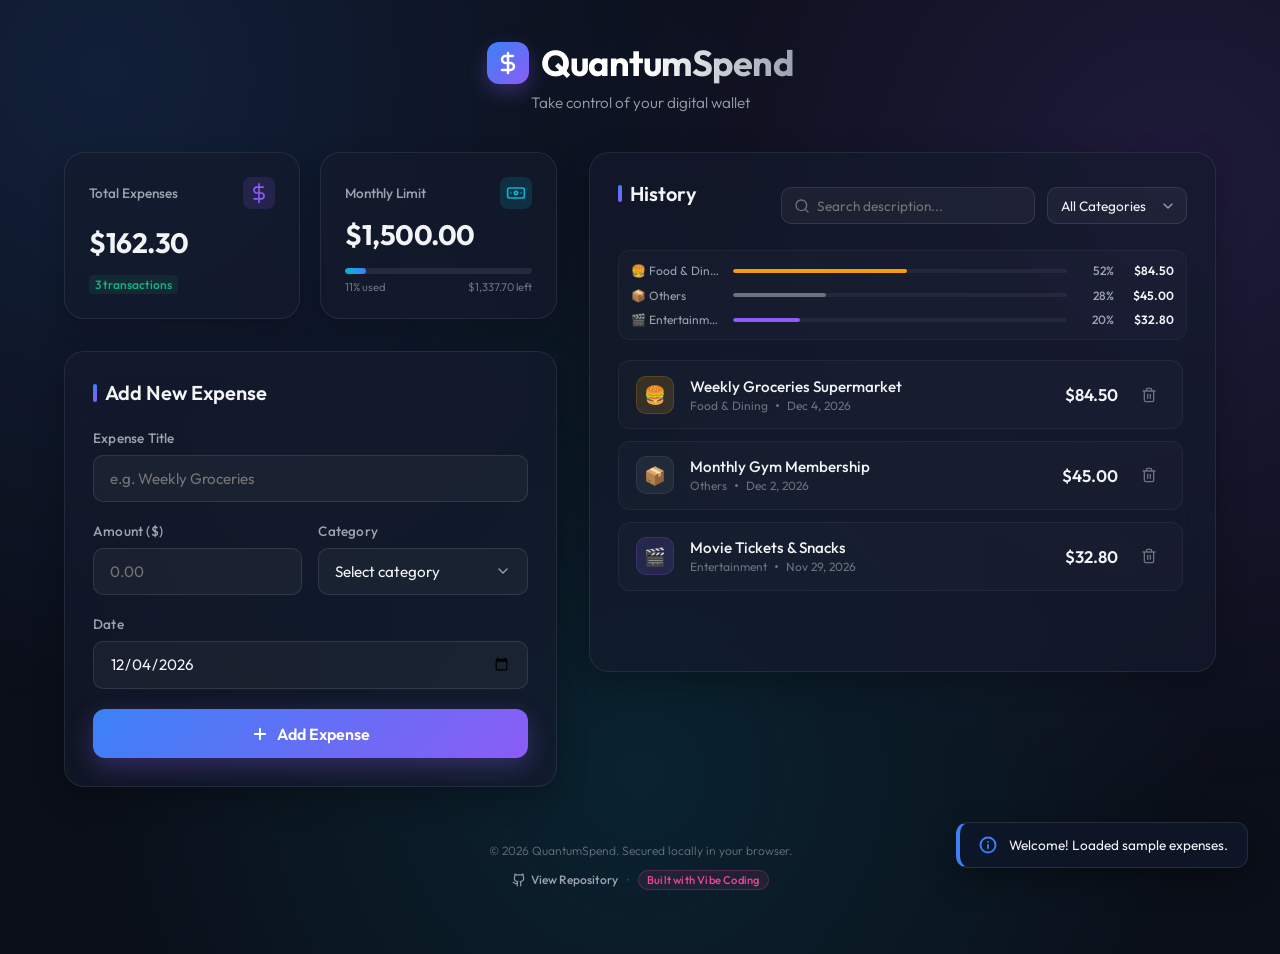
<file: index.html>
<!DOCTYPE html>
<html lang="en">
<head>
    <meta charset="UTF-8">
    <meta name="viewport" content="width=device-width, initial-scale=1.0">
    <meta name="description" content="A premium, simple, and intuitive Expense Tracker to manage your personal finances with real-time stats and local storage persistence.">
    <title>QuantumSpend - Expense Tracker</title>
    <!-- Google Fonts -->
    <link rel="preconnect" href="https://fonts.googleapis.com">
    <link rel="preconnect" href="https://fonts.gstatic.com" crossorigin>
    <link href="https://fonts.googleapis.com/css2?family=Outfit:wght@300;400;500;600;700&display=swap" rel="stylesheet">
    <!-- Main Stylesheet -->
    <link rel="stylesheet" href="styles.css">
</head>
<body>
    <div class="glass-bg-glow"></div>
    <div class="app-container">
        <!-- Header -->
        <header class="app-header">
            <div class="logo-area">
                <div class="logo-icon">
                    <svg xmlns="http://www.w3.org/2000/svg" width="24" height="24" viewBox="0 0 24 24" fill="none" stroke="currentColor" stroke-width="2.5" stroke-linecap="round" stroke-linejoin="round"><path d="M12 2v20M17 5H9.5a3.5 3.5 0 0 0 0 7h5a3.5 3.5 0 0 1 0 7H6"/></svg>
                </div>
                <h1>QuantumSpend</h1>
            </div>
            <p class="subtitle">Take control of your digital wallet</p>
        </header>

        <!-- Main Workspace -->
        <main class="app-main">
            <!-- Left Panel: Stats and Form -->
            <section class="left-panel">
                <!-- Dashboard Cards -->
                <div class="dashboard-grid">
                    <div class="stat-card total-spend-card">
                        <div class="card-header">
                            <span class="card-title">Total Expenses</span>
                            <div class="card-icon spend-icon">
                                <svg xmlns="http://www.w3.org/2000/svg" width="20" height="20" viewBox="0 0 24 24" fill="none" stroke="currentColor" stroke-width="2" stroke-linecap="round" stroke-linejoin="round"><path d="M12 1v22M17 5H9.5a3.5 3.5 0 0 0 0 7h5a3.5 3.5 0 0 1 0 7H6"/></svg>
                            </div>
                        </div>
                        <div class="card-value" id="total-amount">$0.00</div>
                        <div class="card-footer">
                            <span class="trend-indicator up" id="expense-count-indicator">0 transactions</span>
                        </div>
                    </div>

                    <div class="stat-card budget-card">
                        <div class="card-header">
                            <span class="card-title">Monthly Limit</span>
                            <div class="card-icon budget-icon">
                                <svg xmlns="http://www.w3.org/2000/svg" width="20" height="20" viewBox="0 0 24 24" fill="none" stroke="currentColor" stroke-width="2" stroke-linecap="round" stroke-linejoin="round"><rect width="20" height="12" x="2" y="6" rx="2"/><circle cx="12" cy="12" r="2"/><path d="M6 12h.01M18 12h.01"/></svg>
                            </div>
                        </div>
                        <div class="card-value" id="budget-amount">$1,500.00</div>
                        <div class="card-progress">
                            <div class="progress-bar-container">
                                <div class="progress-bar" id="budget-progress" style="width: 0%"></div>
                            </div>
                            <div class="progress-labels">
                                <span id="budget-percentage">0% used</span>
                                <span id="budget-remaining">$1,500.00 left</span>
                            </div>
                        </div>
                    </div>
                </div>

                <!-- Add Expense Form Card -->
                <div class="glass-card form-card">
                    <h2 class="section-title">Add New Expense</h2>
                    <form id="expense-form" novalidate>
                        <div class="form-group">
                            <label for="expense-title">Expense Title</label>
                            <div class="input-wrapper">
                                <input type="text" id="expense-title" placeholder="e.g. Weekly Groceries" required autocomplete="off">
                                <span class="input-focus-line"></span>
                            </div>
                            <span class="error-msg" id="title-error">Please enter a valid title</span>
                        </div>

                        <div class="form-row">
                            <div class="form-group col-6">
                                <label for="expense-amount">Amount ($)</label>
                                <div class="input-wrapper">
                                    <input type="number" id="expense-amount" placeholder="0.00" step="0.01" min="0.01" required>
                                    <span class="input-focus-line"></span>
                                </div>
                                <span class="error-msg" id="amount-error">Enter an amount > 0</span>
                            </div>

                            <div class="form-group col-6">
                                <label for="expense-category">Category</label>
                                <div class="input-wrapper select-wrapper">
                                    <select id="expense-category" required>
                                        <option value="" disabled selected>Select category</option>
                                        <option value="food">🍔 Food & Dining</option>
                                        <option value="shopping">🛍️ Shopping</option>
                                        <option value="utilities">⚡ Utilities</option>
                                        <option value="entertainment">🎬 Entertainment</option>
                                        <option value="travel">✈️ Travel</option>
                                        <option value="others">📦 Others</option>
                                    </select>
                                    <span class="input-focus-line"></span>
                                </div>
                                <span class="error-msg" id="category-error">Select a category</span>
                            </div>
                        </div>

                        <div class="form-group">
                            <label for="expense-date">Date</label>
                            <div class="input-wrapper">
                                <input type="date" id="expense-date" required>
                                <span class="input-focus-line"></span>
                            </div>
                            <span class="error-msg" id="date-error">Please choose a date</span>
                        </div>

                        <button type="submit" class="btn-primary" id="btn-add-expense">
                            <svg xmlns="http://www.w3.org/2000/svg" width="18" height="18" viewBox="0 0 24 24" fill="none" stroke="currentColor" stroke-width="2.5" stroke-linecap="round" stroke-linejoin="round"><path d="M5 12h14M12 5v14"/></svg>
                            Add Expense
                        </button>
                    </form>
                </div>
            </section>

            <!-- Right Panel: Filters and List -->
            <section class="right-panel">
                <div class="glass-card list-card-container">
                    <div class="list-header">
                        <h2 class="section-title">History</h2>
                        <!-- Search & Filter Controls -->
                        <div class="controls-wrapper">
                            <div class="search-box">
                                <svg xmlns="http://www.w3.org/2000/svg" width="16" height="16" viewBox="0 0 24 24" fill="none" stroke="currentColor" stroke-width="2" stroke-linecap="round" stroke-linejoin="round" class="search-icon"><circle cx="11" cy="11" r="8"/><path d="m21 21-4.3-4.3"/></svg>
                                <input type="text" id="search-input" placeholder="Search description..." autocomplete="off">
                            </div>
                            <div class="filter-box">
                                <select id="filter-category">
                                    <option value="all">All Categories</option>
                                    <option value="food">Food & Dining</option>
                                    <option value="shopping">Shopping</option>
                                    <option value="utilities">Utilities</option>
                                    <option value="entertainment">Entertainment</option>
                                    <option value="travel">Travel</option>
                                    <option value="others">Others</option>
                                </select>
                            </div>
                        </div>
                    </div>

                    <!-- Category stats breakdown progress indicators -->
                    <div class="category-breakdown" id="category-breakdown-container">
                        <!-- Rendered dynamically via JavaScript -->
                    </div>

                    <!-- Expenses List -->
                    <div class="expense-list-scroll">
                        <ul class="expense-list" id="expense-list">
                            <!-- Items populated dynamically via Javascript -->
                        </ul>

                        <!-- Empty State -->
                        <div class="empty-state" id="empty-state">
                            <div class="empty-icon">
                                <svg xmlns="http://www.w3.org/2000/svg" width="64" height="64" viewBox="0 0 24 24" fill="none" stroke="currentColor" stroke-width="1.5" stroke-linecap="round" stroke-linejoin="round"><circle cx="12" cy="12" r="10"/><path d="M16 14s-1.5-2-4-2-4 2-4 2M9 9h.01M15 9h.01"/></svg>
                            </div>
                            <h3>No expenses logged yet</h3>
                            <p>Use the form on the left to start tracking your spendings.</p>
                        </div>
                    </div>
                </div>
            </section>
        </main>

        <!-- Footer -->
        <footer class="app-footer">
            <p>&copy; 2026 QuantumSpend. Secured locally in your browser.</p>
            <div class="footer-links">
                <a href="https://github.com/shashank-O-singh/expense-tracker-assignment" target="_blank" rel="noopener noreferrer" class="github-link">
                    <svg xmlns="http://www.w3.org/2000/svg" width="14" height="14" viewBox="0 0 24 24" fill="none" stroke="currentColor" stroke-width="2" stroke-linecap="round" stroke-linejoin="round" class="github-icon"><path d="M15 22v-4a4.8 4.8 0 0 0-1-3.5c3 0 6-2 6-5.5.08-1.25-.27-2.48-1-3.5.28-1.15.28-2.35 0-3.5 0 0-1 0-3 1.5-2.64-.5-5.36-.5-8 0C6 2 5 2 5 2c-.3 1.15-.3 2.35 0 3.5A5.403 5.403 0 0 0 4 9c0 3.5 3 5.5 6 5.5-.39.49-.68 1.05-.85 1.65-.17.6-.22 1.23-.15 1.85v4"/><path d="M9 18c-4.51 2-5-2-7-2"/></svg>
                    <span>View Repository</span>
                </a>
                <span class="footer-divider">•</span>
                <span class="vibe-badge">Built with Vibe Coding</span>
            </div>
        </footer>
    </div>

    <!-- Toast Notification Container -->
    <div class="toast-container" id="toast-container"></div>

    <!-- Application Script -->
    <script src="app.js"></script>
</body>
</html>
</file>
<file: styles.css>
/* ==========================================================================
   Design System & Root Variables
   ========================================================================== */
:root {
    --bg-primary: #0b0f19;
    --card-bg: rgba(20, 27, 45, 0.65);
    --card-border: rgba(255, 255, 255, 0.08);
    --card-hover-border: rgba(255, 255, 255, 0.18);
    
    /* Neon gradients / Accent Colors */
    --primary-grad: linear-gradient(135deg, #3b82f6 0%, #8b5cf6 100%);
    --accent-blue: #3b82f6;
    --accent-purple: #8b5cf6;
    --accent-teal: #06b6d4;
    --accent-green: #10b981;
    --accent-red: #ef4444;
    
    /* Text colors */
    --text-primary: #f3f4f6;
    --text-secondary: #9ca3af;
    --text-muted: #6b7280;
    
    /* Category Colors */
    --cat-food: #f59e0b;
    --cat-shopping: #ec4899;
    --cat-utilities: #10b981;
    --cat-entertainment: #8b5cf6;
    --cat-travel: #3b82f6;
    --cat-others: #6b7280;
    
    /* Font Stack */
    --font-sans: 'Outfit', -apple-system, BlinkMacSystemFont, "Segoe UI", Roboto, sans-serif;
    
    /* Transitions */
    --transition-smooth: all 0.3s cubic-bezier(0.25, 0.8, 0.25, 1);
    --transition-fast: all 0.15s ease;
}

/* ==========================================================================
   Reset & Base Styles
   ========================================================================== */
* {
    margin: 0;
    padding: 0;
    box-sizing: border-box;
}

body {
    background-color: var(--bg-primary);
    color: var(--text-primary);
    font-family: var(--font-sans);
    min-height: 100vh;
    overflow-x: hidden;
    position: relative;
    display: flex;
    justify-content: center;
}

/* Glassmorphism Background Glows */
.glass-bg-glow {
    position: fixed;
    top: -10%;
    left: -10%;
    width: 120%;
    height: 120%;
    z-index: -1;
    background: 
        radial-gradient(circle at 15% 15%, rgba(59, 130, 246, 0.15) 0%, transparent 40%),
        radial-gradient(circle at 85% 25%, rgba(139, 92, 246, 0.15) 0%, transparent 40%),
        radial-gradient(circle at 50% 80%, rgba(6, 182, 212, 0.12) 0%, transparent 50%);
    pointer-events: none;
}

/* ==========================================================================
   Layout Containers
   ========================================================================== */
.app-container {
    width: 100%;
    max-width: 1200px;
    padding: 2.5rem 1.5rem;
    display: flex;
    flex-direction: column;
    gap: 2rem;
}

/* Header */
.app-header {
    text-align: center;
    margin-bottom: 0.5rem;
}

.logo-area {
    display: flex;
    align-items: center;
    justify-content: center;
    gap: 0.75rem;
}

.logo-icon {
    background: var(--primary-grad);
    color: #fff;
    width: 42px;
    height: 42px;
    border-radius: 12px;
    display: flex;
    align-items: center;
    justify-content: center;
    box-shadow: 0 8px 20px rgba(139, 92, 246, 0.3);
}

.app-header h1 {
    font-size: 2.25rem;
    font-weight: 700;
    letter-spacing: -0.5px;
    background: linear-gradient(to right, #fff 40%, var(--text-secondary) 100%);
    -webkit-background-clip: text;
    background-clip: text;
    -webkit-text-fill-color: transparent;
}

.app-header .subtitle {
    color: var(--text-secondary);
    font-size: 0.95rem;
    margin-top: 0.5rem;
    font-weight: 300;
}

/* Main Grid */
.app-main {
    display: grid;
    grid-template-columns: 1.1fr 1.4fr;
    gap: 2rem;
    align-items: start;
}

@media (max-width: 900px) {
    .app-main {
        grid-template-columns: 1fr;
    }
}

.left-panel, .right-panel {
    display: flex;
    flex-direction: column;
    gap: 2rem;
}

/* ==========================================================================
   Glassmorphic Cards
   ========================================================================== */
.glass-card {
    background: var(--card-bg);
    border: 1px solid var(--card-border);
    border-radius: 20px;
    backdrop-filter: blur(16px);
    -webkit-backdrop-filter: blur(16px);
    padding: 1.75rem;
    box-shadow: 0 10px 30px rgba(0, 0, 0, 0.25);
    transition: var(--transition-smooth);
}

.glass-card:hover {
    border-color: var(--card-hover-border);
    box-shadow: 0 15px 35px rgba(0, 0, 0, 0.3);
}

.section-title {
    font-size: 1.25rem;
    font-weight: 600;
    margin-bottom: 1.5rem;
    position: relative;
    padding-left: 0.75rem;
}

.section-title::before {
    content: '';
    position: absolute;
    left: 0;
    top: 15%;
    height: 70%;
    width: 4px;
    background: var(--primary-grad);
    border-radius: 2px;
}

/* ==========================================================================
   Dashboard Widgets
   ========================================================================== */
.dashboard-grid {
    display: grid;
    grid-template-columns: 1fr 1fr;
    gap: 1.25rem;
}

@media (max-width: 480px) {
    .dashboard-grid {
        grid-template-columns: 1fr;
    }
}

.stat-card {
    background: var(--card-bg);
    border: 1px solid var(--card-border);
    border-radius: 20px;
    backdrop-filter: blur(12px);
    padding: 1.5rem;
    display: flex;
    flex-direction: column;
    justify-content: space-between;
    min-height: 130px;
    box-shadow: 0 10px 25px rgba(0, 0, 0, 0.2);
    transition: var(--transition-smooth);
}

.stat-card:hover {
    transform: translateY(-2px);
    border-color: var(--card-hover-border);
}

.card-header {
    display: flex;
    justify-content: space-between;
    align-items: center;
    color: var(--text-secondary);
    font-size: 0.85rem;
    font-weight: 500;
}

.card-icon {
    width: 32px;
    height: 32px;
    border-radius: 8px;
    display: flex;
    align-items: center;
    justify-content: center;
}

.spend-icon {
    background: rgba(139, 92, 246, 0.15);
    color: var(--accent-purple);
}

.budget-icon {
    background: rgba(6, 182, 212, 0.15);
    color: var(--accent-teal);
}

.card-value {
    font-size: 1.75rem;
    font-weight: 700;
    margin: 0.5rem 0;
    letter-spacing: -0.5px;
}

.card-footer {
    font-size: 0.75rem;
    display: flex;
    align-items: center;
}

.trend-indicator {
    padding: 2px 6px;
    border-radius: 4px;
    font-weight: 500;
}

.trend-indicator.up {
    background: rgba(16, 185, 129, 0.1);
    color: var(--accent-green);
}

/* Progress bar in Budget widget */
.card-progress {
    margin-top: 0.5rem;
    width: 100%;
}

.progress-bar-container {
    width: 100%;
    height: 6px;
    background: rgba(255, 255, 255, 0.08);
    border-radius: 3px;
    overflow: hidden;
    margin-bottom: 0.4rem;
}

.progress-bar {
    height: 100%;
    background: linear-gradient(to right, var(--accent-teal), var(--accent-blue));
    border-radius: 3px;
    width: 0%;
    transition: width 0.8s cubic-bezier(0.25, 0.8, 0.25, 1);
}

.progress-bar.warning {
    background: linear-gradient(to right, #f59e0b, #ef4444);
}

.progress-labels {
    display: flex;
    justify-content: space-between;
    font-size: 0.7rem;
    color: var(--text-muted);
}

/* ==========================================================================
   Form Styling
   ========================================================================== */
.form-group {
    display: flex;
    flex-direction: column;
    gap: 0.5rem;
    margin-bottom: 1.25rem;
}

.form-row {
    display: flex;
    gap: 1rem;
}

.col-6 {
    flex: 1;
    min-width: 0; /* Prevents overflow */
}

label {
    font-size: 0.85rem;
    font-weight: 500;
    color: var(--text-secondary);
    letter-spacing: 0.2px;
}

.input-wrapper {
    position: relative;
}

input[type="text"],
input[type="number"],
input[type="date"],
select {
    width: 100%;
    background: rgba(255, 255, 255, 0.04);
    border: 1px solid rgba(255, 255, 255, 0.1);
    border-radius: 10px;
    padding: 0.8rem 1rem;
    color: var(--text-primary);
    font-family: var(--font-sans);
    font-size: 0.95rem;
    outline: none;
    transition: var(--transition-fast);
}

input[type="text"]:focus,
input[type="number"]:focus,
input[type="date"]:focus,
select:focus {
    border-color: rgba(139, 92, 246, 0.5);
    background: rgba(255, 255, 255, 0.07);
    box-shadow: 0 0 15px rgba(139, 92, 246, 0.15);
}

/* Custom indicator line underneath inputs on focus */
.input-focus-line {
    position: absolute;
    bottom: 0;
    left: 50%;
    width: 0;
    height: 2px;
    background: var(--primary-grad);
    transition: var(--transition-smooth);
    transform: translateX(-50%);
}

input:focus ~ .input-focus-line,
select:focus ~ .input-focus-line {
    width: 80%;
}

/* Dropdown custom styling */
select {
    cursor: pointer;
    appearance: none;
    background-image: url("data:image/svg+xml,%3Csvg xmlns='http://www.w3.org/2000/svg' width='16' height='16' viewBox='0 0 24 24' fill='none' stroke='%239ca3af' stroke-width='2' stroke-linecap='round' stroke-linejoin='round'%3E%3Cpath d='m6 9 6 6 6-6'/%3E%3C/svg%3E");
    background-repeat: no-repeat;
    background-position: right 1rem center;
    padding-right: 2.5rem;
}

select option {
    background-color: var(--bg-primary);
    color: var(--text-primary);
}

/* Invalid inputs styling */
.form-group.invalid input,
.form-group.invalid select {
    border-color: rgba(239, 68, 68, 0.5);
    background: rgba(239, 68, 68, 0.03);
}

.form-group.invalid input ~ .input-focus-line {
    background: var(--accent-red);
}

.error-msg {
    color: var(--accent-red);
    font-size: 0.75rem;
    margin-top: 2px;
    display: none;
}

.form-group.invalid .error-msg {
    display: block;
    animation: shake 0.3s ease;
}

/* Primay Button */
.btn-primary {
    width: 100%;
    background: var(--primary-grad);
    color: #fff;
    border: none;
    border-radius: 12px;
    padding: 0.9rem;
    font-family: var(--font-sans);
    font-size: 1rem;
    font-weight: 600;
    cursor: pointer;
    display: flex;
    align-items: center;
    justify-content: center;
    gap: 0.5rem;
    margin-top: 0.5rem;
    box-shadow: 0 8px 25px rgba(139, 92, 246, 0.3);
    transition: var(--transition-smooth);
}

.btn-primary:hover {
    transform: translateY(-2px);
    box-shadow: 0 12px 30px rgba(139, 92, 246, 0.45);
    filter: brightness(1.15);
}

.btn-primary:active {
    transform: translateY(1px);
}

/* ==========================================================================
   History List Widget
   ========================================================================== */
.list-card-container {
    display: flex;
    flex-direction: column;
    min-height: 520px;
}

.list-header {
    display: flex;
    justify-content: space-between;
    align-items: center;
    flex-wrap: wrap;
    gap: 1rem;
    margin-bottom: 1.25rem;
}

@media (max-width: 600px) {
    .list-header {
        flex-direction: column;
        align-items: stretch;
    }
}

.controls-wrapper {
    display: flex;
    gap: 0.75rem;
    flex-wrap: wrap;
    align-items: center;
}

.search-box {
    position: relative;
    flex: 1;
    min-width: 180px;
}

.search-icon {
    position: absolute;
    left: 0.8rem;
    top: 50%;
    transform: translateY(-50%);
    color: var(--text-muted);
}

.search-box input {
    padding-left: 2.2rem;
    padding-top: 0.55rem;
    padding-bottom: 0.55rem;
    font-size: 0.85rem;
}

.filter-box select {
    padding-top: 0.55rem;
    padding-bottom: 0.55rem;
    padding-left: 0.8rem;
    padding-right: 2rem;
    font-size: 0.85rem;
    min-width: 140px;
    background-position: right 0.6rem center;
}

/* Category Breakdown Progress Bars */
.category-breakdown {
    display: flex;
    flex-direction: column;
    gap: 0.6rem;
    padding: 0.75rem;
    background: rgba(255, 255, 255, 0.02);
    border: 1px solid rgba(255, 255, 255, 0.04);
    border-radius: 12px;
    margin-bottom: 1.25rem;
}

.breakdown-row {
    display: flex;
    align-items: center;
    font-size: 0.75rem;
    color: var(--text-secondary);
}

.breakdown-label {
    width: 90px;
    overflow: hidden;
    text-overflow: ellipsis;
    white-space: nowrap;
}

.breakdown-progress-container {
    flex: 1;
    height: 4px;
    background: rgba(255, 255, 255, 0.05);
    border-radius: 2px;
    margin: 0 0.75rem;
    overflow: hidden;
}

.breakdown-progress-bar {
    height: 100%;
    border-radius: 2px;
    width: 0%;
    transition: width 0.6s cubic-bezier(0.25, 0.8, 0.25, 1);
}

.breakdown-percent {
    width: 35px;
    text-align: right;
    font-weight: 500;
}

.breakdown-val {
    width: 60px;
    text-align: right;
    font-weight: 600;
    color: var(--text-primary);
}

/* List View Scrollbox */
.expense-list-scroll {
    flex: 1;
    overflow-y: auto;
    max-height: 380px;
    padding-right: 0.25rem;
    position: relative;
}

/* Custom Scrollbar */
.expense-list-scroll::-webkit-scrollbar {
    width: 6px;
}

.expense-list-scroll::-webkit-scrollbar-track {
    background: transparent;
}

.expense-list-scroll::-webkit-scrollbar-thumb {
    background: rgba(255, 255, 255, 0.1);
    border-radius: 3px;
}

.expense-list-scroll::-webkit-scrollbar-thumb:hover {
    background: rgba(255, 255, 255, 0.2);
}

.expense-list {
    list-style: none;
    display: flex;
    flex-direction: column;
    gap: 0.75rem;
}

/* List Cards */
.expense-item {
    background: rgba(255, 255, 255, 0.02);
    border: 1px solid rgba(255, 255, 255, 0.05);
    border-radius: 12px;
    padding: 0.9rem 1.1rem;
    display: flex;
    align-items: center;
    justify-content: space-between;
    transition: var(--transition-smooth);
    animation: fadeInUp 0.4s cubic-bezier(0.25, 0.8, 0.25, 1) forwards;
}

.expense-item:hover {
    background: rgba(255, 255, 255, 0.05);
    border-color: rgba(255, 255, 255, 0.12);
    transform: translateX(4px);
}

.expense-details {
    display: flex;
    align-items: center;
    gap: 1rem;
    flex: 1;
    min-width: 0; /* Prevents overflow */
}

/* Category Badge Icon */
.category-badge {
    width: 38px;
    height: 38px;
    border-radius: 10px;
    display: flex;
    align-items: center;
    justify-content: center;
    font-size: 1.1rem;
    flex-shrink: 0;
}

.badge-food { background: rgba(245, 158, 11, 0.15); border: 1px solid rgba(245, 158, 11, 0.2); }
.badge-shopping { background: rgba(236, 72, 153, 0.15); border: 1px solid rgba(236, 72, 153, 0.2); }
.badge-utilities { background: rgba(16, 185, 129, 0.15); border: 1px solid rgba(16, 185, 129, 0.2); }
.badge-entertainment { background: rgba(139, 92, 246, 0.15); border: 1px solid rgba(139, 92, 246, 0.2); }
.badge-travel { background: rgba(59, 130, 246, 0.15); border: 1px solid rgba(59, 130, 246, 0.2); }
.badge-others { background: rgba(107, 114, 128, 0.15); border: 1px solid rgba(107, 114, 128, 0.2); }

.item-info {
    min-width: 0; /* For truncation */
    display: flex;
    flex-direction: column;
    gap: 2px;
}

.item-title {
    font-weight: 500;
    font-size: 0.95rem;
    color: var(--text-primary);
    overflow: hidden;
    text-overflow: ellipsis;
    white-space: nowrap;
}

.item-meta {
    font-size: 0.75rem;
    color: var(--text-muted);
    display: flex;
    align-items: center;
    gap: 0.5rem;
}

.item-meta-separator {
    width: 3px;
    height: 3px;
    background: var(--text-muted);
    border-radius: 50%;
}

.expense-amount-action {
    display: flex;
    align-items: center;
    gap: 1rem;
}

.item-amount {
    font-weight: 600;
    font-size: 1.05rem;
    color: var(--text-primary);
}

/* Delete Button */
.btn-delete {
    background: transparent;
    border: none;
    color: var(--text-muted);
    cursor: pointer;
    width: 30px;
    height: 30px;
    border-radius: 6px;
    display: flex;
    align-items: center;
    justify-content: center;
    transition: var(--transition-fast);
}

.btn-delete:hover {
    background: rgba(239, 68, 68, 0.15);
    color: var(--accent-red);
}

/* ==========================================================================
   Empty & Deleted States
   ========================================================================== */
.empty-state {
    display: flex;
    flex-direction: column;
    align-items: center;
    justify-content: center;
    text-align: center;
    padding: 3rem 1.5rem;
    color: var(--text-muted);
    height: 100%;
}

.empty-icon {
    color: var(--text-muted);
    margin-bottom: 1rem;
    opacity: 0.4;
}

.empty-state h3 {
    font-size: 1.05rem;
    font-weight: 500;
    color: var(--text-secondary);
    margin-bottom: 0.25rem;
}

.empty-state p {
    font-size: 0.8rem;
    max-width: 250px;
    line-height: 1.4;
}

/* Delete Slide Animation */
.expense-item.deleting {
    animation: slideOutFade 0.4s cubic-bezier(0.25, 0.8, 0.25, 1) forwards;
}

/* Footer Section */
.app-footer {
    text-align: center;
    padding: 1.5rem 0;
    color: var(--text-muted);
    font-size: 0.75rem;
    font-weight: 300;
}

.footer-links {
    display: flex;
    align-items: center;
    justify-content: center;
    gap: 0.5rem;
    margin-top: 0.75rem;
    color: var(--text-muted);
}

.github-link {
    display: flex;
    align-items: center;
    gap: 0.35rem;
    color: var(--text-secondary);
    text-decoration: none;
    transition: var(--transition-fast);
    font-weight: 500;
}

.github-link:hover {
    color: var(--accent-purple);
}

.github-icon {
    vertical-align: middle;
}

.footer-divider {
    color: var(--text-muted);
    opacity: 0.4;
}

.vibe-badge {
    background: rgba(236, 72, 153, 0.1);
    color: #ec4899;
    border: 1px solid rgba(236, 72, 153, 0.25);
    padding: 2px 8px;
    border-radius: 99px;
    font-weight: 500;
    font-size: 0.7rem;
    letter-spacing: 0.2px;
}

/* ==========================================================================
   Toast Notification Styling
   ========================================================================== */
.toast-container {
    position: fixed;
    bottom: 2rem;
    right: 2rem;
    display: flex;
    flex-direction: column;
    gap: 0.75rem;
    z-index: 1000;
    max-width: 350px;
}

.toast {
    background: rgba(15, 23, 42, 0.85);
    border: 1px solid rgba(255, 255, 255, 0.1);
    color: var(--text-primary);
    padding: 0.8rem 1.2rem;
    border-radius: 12px;
    font-size: 0.85rem;
    display: flex;
    align-items: center;
    gap: 0.75rem;
    box-shadow: 0 10px 30px rgba(0, 0, 0, 0.35);
    backdrop-filter: blur(8px);
    transform: translateY(20px);
    opacity: 0;
    animation: toastIn 0.35s cubic-bezier(0.25, 0.8, 0.25, 1) forwards;
}

.toast-success {
    border-left: 4px solid var(--accent-green);
}

.toast-danger {
    border-left: 4px solid var(--accent-red);
}

.toast-info {
    border-left: 4px solid var(--accent-blue);
}

.toast-icon {
    flex-shrink: 0;
    display: flex;
    align-items: center;
    justify-content: center;
}

.toast-success .toast-icon { color: var(--accent-green); }
.toast-danger .toast-icon { color: var(--accent-red); }
.toast-info .toast-icon { color: var(--accent-blue); }

.toast.toast-out {
    animation: toastOut 0.3s ease forwards;
}

/* ==========================================================================
   Keyframe Animations
   ========================================================================== */
@keyframes fadeInUp {
    from {
        opacity: 0;
        transform: translateY(15px);
    }
    to {
        opacity: 1;
        transform: translateY(0);
    }
}

@keyframes slideOutFade {
    to {
        opacity: 0;
        transform: translateX(100%);
        height: 0;
        padding-top: 0;
        padding-bottom: 0;
        margin-top: 0;
        margin-bottom: 0;
        border: none;
    }
}

@keyframes toastIn {
    to {
        opacity: 1;
        transform: translateY(0);
    }
}

@keyframes toastOut {
    to {
        opacity: 0;
        transform: translateY(-20px);
    }
}

@keyframes shake {
    0%, 100% { transform: translateX(0); }
    20%, 60% { transform: translateX(-4px); }
    40%, 80% { transform: translateX(4px); }
}
</file>
